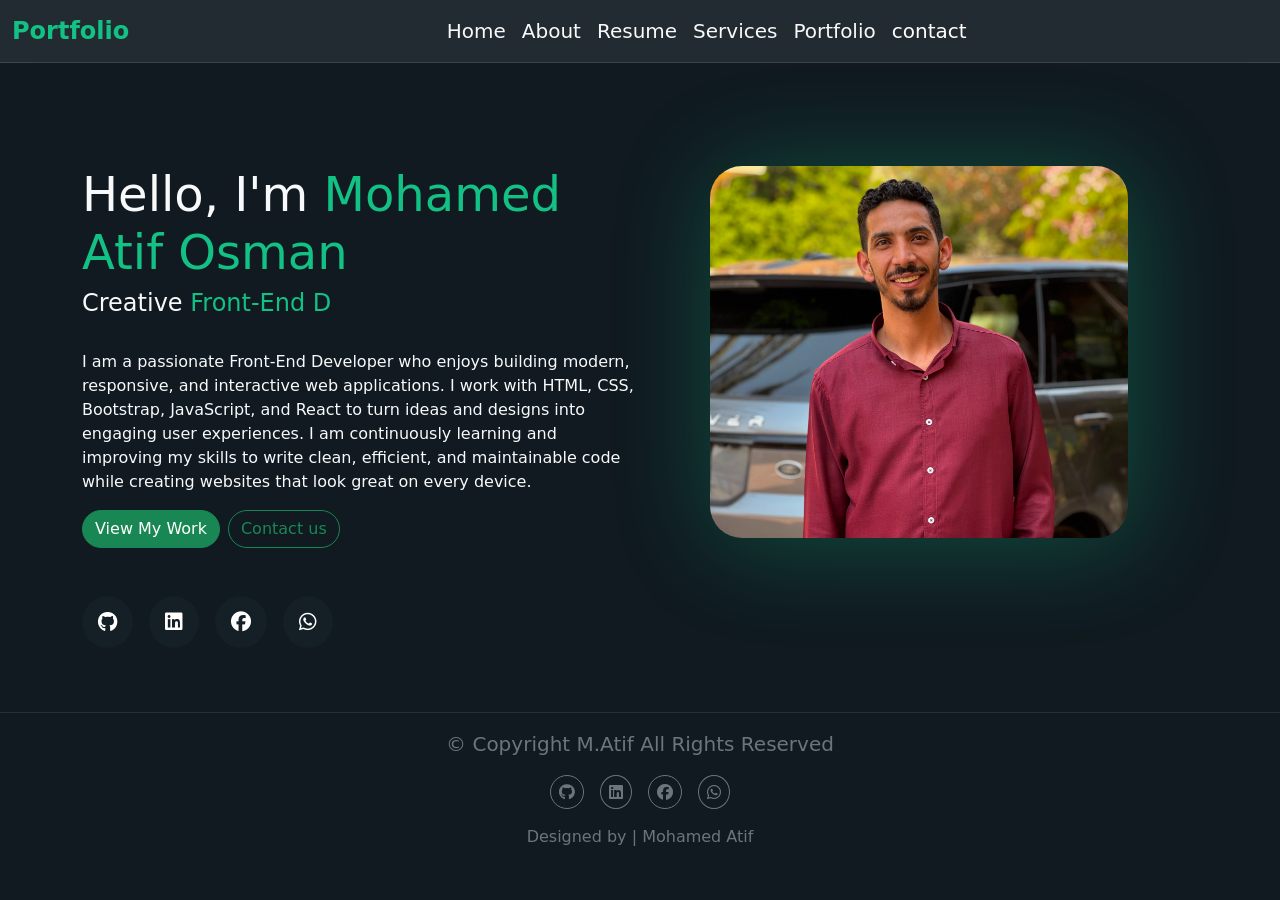
<file: index.html>
<!doctype html>
<html lang="en">
  <head>
    <meta charset="UTF-8" />
    <meta name="viewport" content="width=device-width, initial-scale=1.0" />
    <!-- AOS animate -->
    <link href="https://unpkg.com/aos@2.3.1/dist/aos.css" rel="stylesheet" />

    <link rel="stylesheet" href="css/all.min.css" />

    <!-- Bootstrap -->
    <link rel="stylesheet" href="css/bootstrap.min.css" />

    <!-- My CSS -->
    <link rel="stylesheet" href="css/index.css" />

    <title>Portfolio</title>
  </head>
  <body>
    <!-- strat nav -->
    <nav
      id="nav"
      class="fixed-top myNav navbar navbar-expand-lg"
      data-bs-theme="dark"
    >
      <div class="container-fluid">
        <a class="navbar-brand fs-4 fw-bold my-title" href="#">Portfolio</a>
        <button
          class="navbar-toggler bg-success"
          type="button"
          data-bs-toggle="collapse"
          data-bs-target="#navbarNavDropdown"
          aria-controls="navbarNavDropdown"
          aria-expanded="false"
          aria-label="Toggle navigation"
        >
          <span class="navbar-toggler-icon"></span>
        </button>
        <div
          class="collapse navbar-collapse justify-content-center"
          id="navbarNavDropdown"
        >
          <ul class="navbar-nav">
            <li class="nav-item">
              <a class="nav-link fs-5 my-link active" href="index.html">Home</a>
            </li>
            <li class="nav-item">
              <a class="nav-link fs-5 my-link active" href="about.html"
                >About</a
              >
            </li>
            <li class="nav-item">
              <a class="nav-link fs-5 my-link active" href="Resume.html">
                Resume</a
              >
            </li>
            <li class="nav-item">
              <a class="nav-link fs-5 my-link active" href="Services.html">
                Services</a
              >
            </li>
            <li class="nav-item">
              <a class="nav-link fs-5 my-link active" href="Portfolio.html">
                Portfolio</a
              >
            </li>
            <li class="nav-item">
              <a class="nav-link fs-5 my-link" href="contact.html"> contact</a>
            </li>
          </ul>
        </div>
      </div>
    </nav>
    <!-- End nav -->
    <!-- section one -->
    <div
      class="mt-5 container min-vh-75 d-flex justify-content-center flex-wrap-reverse text-light"
    >
      <div class="leftside col-12 col-md-6 d-flex flex-column mt-5">
        <div class="title" data-aos="fade-right" data-aos-duration="1000">
          <h1 class="text-light">Hello, I'm <span>Mohamed Atif Osman</span></h1>
        </div>
        <div data-aos="fade-left" data-aos-duration="1000">
          <h4>Creative <span id="typing"></span></h4>
        </div>

        <p class="mt-4" data-aos="fade-up" data-aos-duration="1000">
          I am a passionate Front-End Developer who enjoys building modern,
          responsive, and interactive web applications. I work with HTML, CSS,
          Bootstrap, JavaScript, and React to turn ideas and designs into
          engaging user experiences. I am continuously learning and improving my
          skills to write clean, efficient, and maintainable code while creating
          websites that look great on every device.
        </p>
        <div
          class="gap-2 d-flex flex-wrap justify-content-center justify-content-lg-start"
        >
          <button
            data-aos="fade-right"
            data-aos-duration="1000"
            class="btn btn-success rounded-5"
          >
            View My Work
          </button>
          <button
            data-aos="fade-left"
            data-aos-duration="1000"
            class="btn btn-outline-success rounded-5"
          >
            Contact us
          </button>
        </div>
        <!-- icone -->
        <div
          data-aos="fade-up"
          data-aos-duration="1000"
          class="myicone mt-5 d-flex gap-3 flex-wrap justify-content-center justify-content-lg-start"
        >
          <a href="https://github.com/Mohamed-Atif11">
            <i
              class="fa-brands fa-github fs-5 text-white p-3 mb-5 rounded-circle my-icone"
            ></i
          ></a>
          <a href="www.linkedin.com/in/mohamed-atif-447106274">
            <i
              class="fa-brands fa-linkedin fs-5 text-white p-3 mb-5 rounded-circle my-icone"
            ></i
          ></a>
          <a href="https://www.facebook.com/share/1GVoGWZfJ7/">
            <i
              class="fa-brands fa-facebook fs-5 text-white p-3 mb-5 rounded-circle my-icone"
            ></i
          ></a>
          <a href="https://wa.me/201555388872"
            ><i
              class="fa-brands fa-whatsapp fs-5 text-white p-3 mb-5 rounded-circle my-icone"
            ></i
          ></a>
        </div>
        <!--  -->
      </div>

      <div
        data-aos="zoom-in"
        data-aos-duration="1000"
        class="rightside col-12 col-md-6 mt-5"
      >
        <img
          src="img/myphoto.bmp"
          class="img-fluid rounded-5 w-75 mx-auto d-block my-photo"
          alt=""
        />
      </div>
    </div>
    <hr class="text-secondary" />
    <!-- end  -->
    <!--start footer -->
    <div
      data-aos="fade-up"
      data-aos-duration="1000"
      class="container d-flex flex-column align-items-center"
    >
      <div>
        <p class="text-secondary fs-5">
          © Copyright M.Atif All Rights Reserved
        </p>
      </div>
      <!-- icone -->
      <div
        class="myicone w-100 d-flex justify-content-center gap-3 align-items-center flex-wrap"
      >
        <a href="https://github.com/Mohamed-Atif11">
          <i
            class="fa-brands fa-github p-2 mb-3 rounded-circle my-icone-foter"
          ></i
        ></a>
        <a href="www.linkedin.com/in/mohamed-atif-447106274">
          <i
            class="fa-brands fa-linkedin p-2 mb-3 rounded-circle my-icone-foter"
          ></i
        ></a>
        <a href="https://www.facebook.com/share/1GVoGWZfJ7/">
          <i
            class="fa-brands fa-facebook p-2 mb-3 rounded-circle my-icone-foter"
          ></i
        ></a>
        <a href="https://wa.me/201555388872"
          ><i
            class="fa-brands fa-whatsapp p-2 mb-3 rounded-circle my-icone-foter"
          ></i
        ></a>
      </div>
      <div>
        <p class="text-secondary">Designed by | Mohamed Atif</p>
      </div>
    </div>
    <!-- end footer -->
    <script src="js/index.js"></script>
    <script src="js/bootstrap.bundle.min.js"></script>
    <script src="https://unpkg.com/aos@2.3.1/dist/aos.js"></script>
    <script>
      AOS.init();
    </script>
  </body>
</html>
</file>
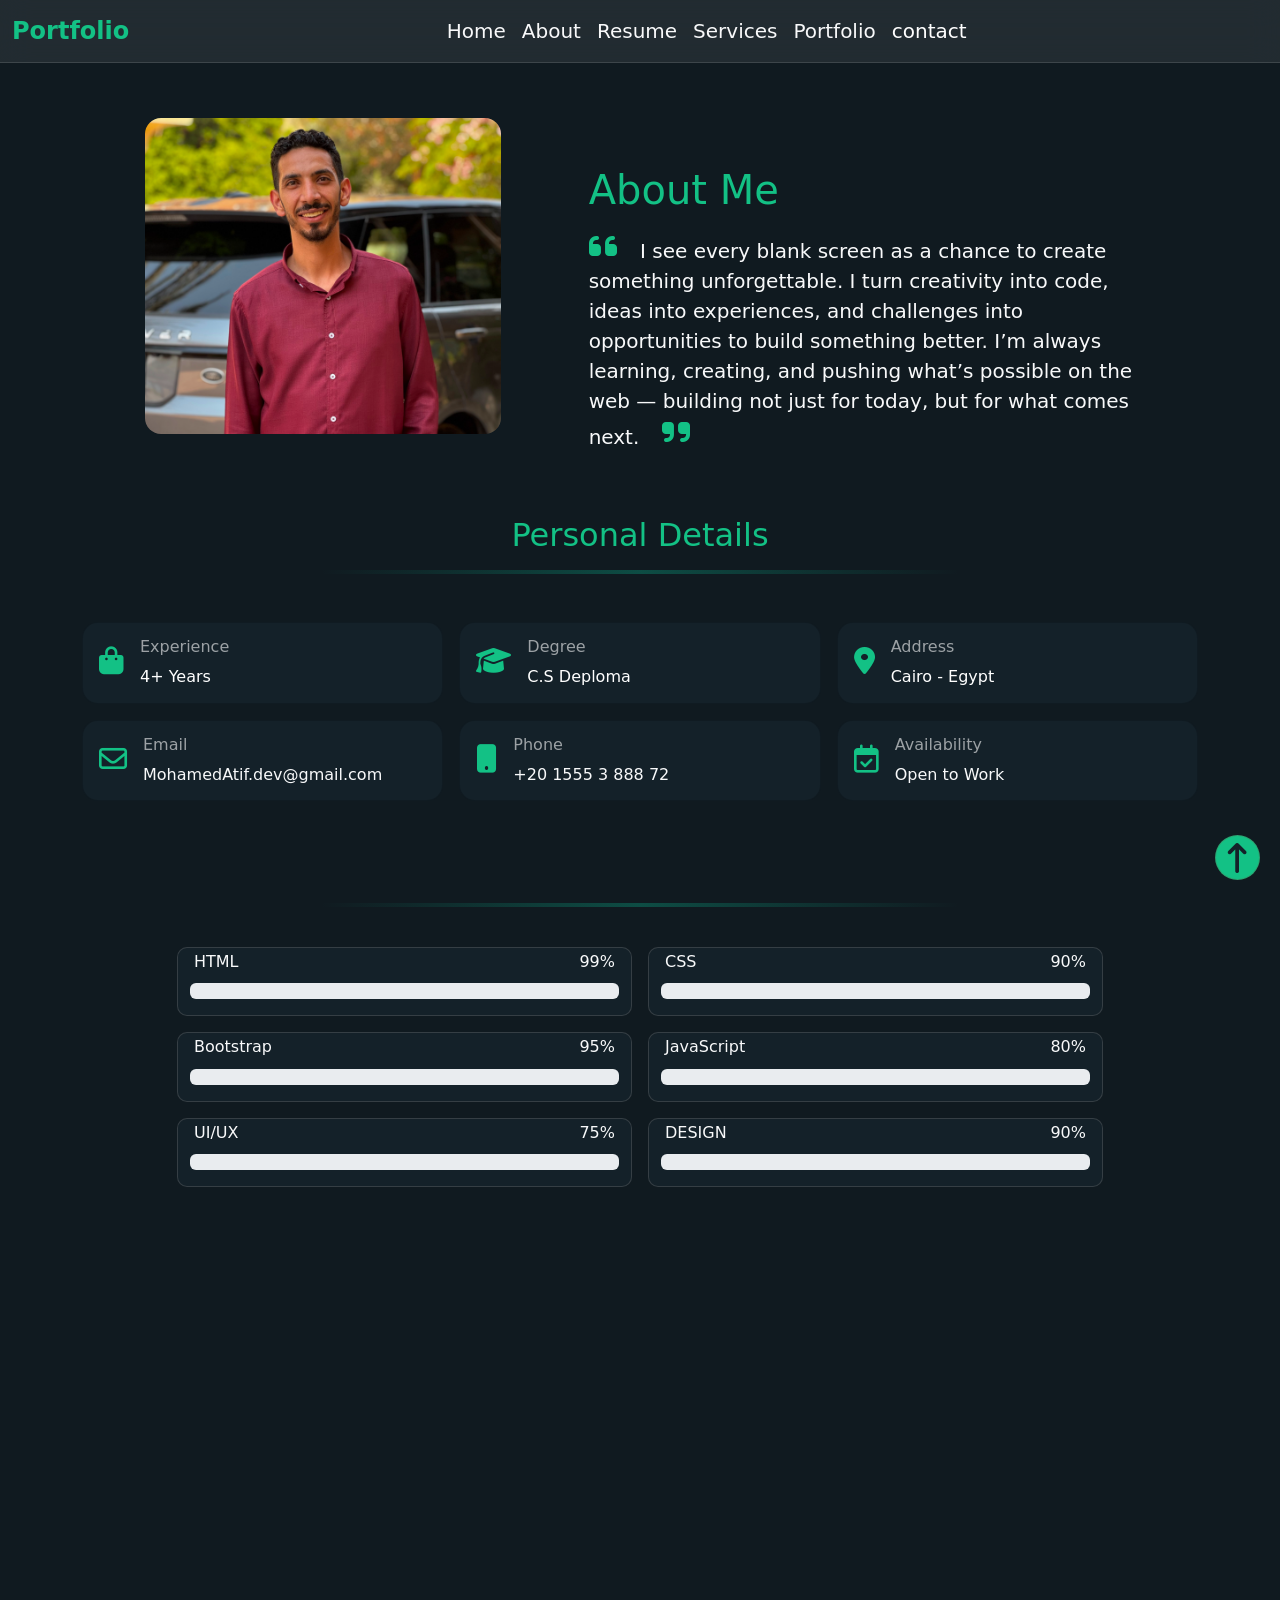
<file: about.html>
<!doctype html>
<html lang="en">
  <head>
    <meta charset="UTF-8" />
    <meta name="viewport" content="width=device-width, initial-scale=1.0" />
    <!-- AOS animate -->
    <link href="https://unpkg.com/aos@2.3.1/dist/aos.css" rel="stylesheet" />

    <link rel="stylesheet" href="css/all.min.css" />

    <!-- Bootstrap -->
    <link rel="stylesheet" href="css/bootstrap.min.css" />

    <!-- My CSS -->
    <link rel="stylesheet" href="css/index.css" />

    <title>Portfolio</title>
  </head>
  <body>
    <!-- strat nav -->
    <nav
      id="nav"
      class="fixed-top myNav navbar navbar-expand-lg"
      data-bs-theme="dark"
    >
      <div class="container-fluid">
        <a class="navbar-brand fs-4 fw-bold my-title" href="#">Portfolio</a>
        <button
          class="navbar-toggler bg-success"
          type="button"
          data-bs-toggle="collapse"
          data-bs-target="#navbarNavDropdown"
          aria-controls="navbarNavDropdown"
          aria-expanded="false"
          aria-label="Toggle navigation"
        >
          <span class="navbar-toggler-icon"></span>
        </button>
        <div
          class="collapse navbar-collapse justify-content-center"
          id="navbarNavDropdown"
        >
          <ul class="navbar-nav">
            <li class="nav-item">
              <a class="nav-link fs-5 my-link active" href="index.html">Home</a>
            </li>
            <li class="nav-item">
              <a class="nav-link fs-5 my-link active" href="about.html"
                >About</a
              >
            </li>
            <li class="nav-item">
              <a class="nav-link fs-5 my-link active" href="Resume.html">
                Resume</a
              >
            </li>
            <li class="nav-item">
              <a class="nav-link fs-5 my-link active" href="Services.html">
                Services</a
              >
            </li>
            <li class="nav-item">
              <a class="nav-link fs-5 my-link active" href="Portfolio.html">
                Portfolio</a
              >
            </li>
            <li class="nav-item">
              <a class="nav-link fs-5 my-link" href="contact.html"> contact</a>
            </li>
          </ul>
        </div>
      </div>
    </nav>
    <!-- End nav -->
    <!-- up-icone -->
    <div>
      <a href="#nav">
        <i
          class="fa-solid fa-arrow-up-long icon-up d-flex justify-content-center align-items-center"
        ></i
      ></a>
    </div>

    <!--start About -->
    <!-- section About -->
    <div class="mt-5 container text-light text-center">
      <div class="row d-flex justify-content-evenly">
        <div
          data-aos="fade-right"
          data-aos-duration="1000"
          class="col-12 col-lg-4"
        >
          <img
            src="/img/myphoto.bmp"
            alt="my-photo"
            class="img-fluid rounded-4"
          />
        </div>
        <div
          data-aos="fade-right"
          data-aos-duration="1000"
          class="col-12 col-md-6 text-start"
        >
          <h2 class="fs-1 mb-3 text-start mt-5 title">About Me</h2>
          <p class="fs-5">
            <i class="fa-solid fa-quote-left title fs-2 me-3"></i> I see every
            blank screen as a chance to create something unforgettable. I turn
            creativity into code, ideas into experiences, and challenges into
            opportunities to build something better. I’m always learning,
            creating, and pushing what’s possible on the web — building not just
            for today, but for what comes next.
            <i class="fa-solid fa-quote-right title fs-2 ms-3"></i>
          </p>
        </div>
      </div>
    </div>
    <!--  -->
    <div class="text-center text-white mt-5">
      <h2 data-aos="fade-up" data-aos-duration="1000" class="title">
        Personal Details
      </h2>
      <div>
        <hr class="opacity-25 break" />
      </div>
    </div>
    <div class="container mb-5 mt-5">
      <div class="row g-3">
        <!-- card-1 -->
        <div
          data-aos="fade-up"
          data-aos-duration="1000"
          class="col-12 col-lg-4"
        >
          <div class="card card-info-about rounded-4 text-white">
            <div class="card-body">
              <div class="d-flex gap-3">
                <h6 class="card-title">
                  <i
                    class="fa-solid fa-bag-shopping fs-3 mt-2 Details-icon"
                  ></i>
                </h6>
                <div>
                  <p class="card-subtitle mb-2 address-card">Experience</p>
                  <h6 class="card-text">4+ Years</h6>
                </div>
              </div>
            </div>
          </div>
        </div>
        <!-- card-2 -->
        <div
          data-aos="fade-up"
          data-aos-duration="1000"
          class="col-12 col-lg-4"
        >
          <div class="card card-info-about rounded-4 text-white">
            <div class="card-body">
              <div class="d-flex gap-3">
                <h6 class="card-title">
                  <i
                    class="fa-solid fa-graduation-cap fs-3 mt-2 Details-icon"
                  ></i>
                </h6>
                <div>
                  <p class="card-subtitle mb-2 address-card">Degree</p>
                  <h6 class="card-text">C.S Deploma</h6>
                </div>
              </div>
            </div>
          </div>
        </div>
        <!-- card-3 -->
        <div
          data-aos="fade-up"
          data-aos-duration="1000"
          class="col-12 col-lg-4"
        >
          <div class="card card-info-about rounded-4 text-white">
            <div class="card-body">
              <div class="d-flex gap-3">
                <h6 class="card-title">
                  <i
                    class="fa-solid fa-location-dot fs-3 mt-2 Details-icon"
                  ></i>
                </h6>
                <div>
                  <p class="card-subtitle mb-2 address-card">Address</p>
                  <h6 class="card-text">Cairo - Egypt</h6>
                </div>
              </div>
            </div>
          </div>
        </div>
        <!-- card-4 -->
        <div
          data-aos="fade-up"
          data-aos-duration="1000"
          class="col-12 col-lg-4"
        >
          <div class="card card-info-about rounded-4 text-light">
            <div class="card-body">
              <div class="d-flex gap-3">
                <h6 class="card-title">
                  <i class="fa-regular fa-envelope fs-3 mt-2 Details-icon"></i>
                </h6>
                <div>
                  <p class="card-subtitle mb-2 address-card">Email</p>
                  <h6 class="card-text">MohamedAtif.dev@gmail.com</h6>
                </div>
              </div>
            </div>
          </div>
        </div>
        <!-- card-5 -->
        <div
          data-aos="fade-up"
          data-aos-duration="1000"
          class="col-12 col-lg-4"
        >
          <div class="card card-info-about rounded-4 text-light">
            <div class="card-body">
              <div class="d-flex gap-3">
                <h6 class="card-title">
                  <i
                    class="fa-solid fa-mobile-button fs-3 mt-2 Details-icon"
                  ></i>
                </h6>
                <div>
                  <p class="card-subtitle mb-2 address-card">Phone</p>
                  <h6 class="card-text">+20 1555 3 888 72</h6>
                </div>
              </div>
            </div>
          </div>
        </div>
        <!-- card-6 -->
        <div
          data-aos="fade-up"
          data-aos-duration="1000"
          class="col-12 col-lg-4"
        >
          <div class="card card-info-about rounded-4 text-light">
            <div class="card-body">
              <div class="d-flex gap-3">
                <h6 class="card-title">
                  <i
                    class="fa-regular fa-calendar-check fs-3 mt-2 Details-icon"
                  ></i>
                </h6>
                <div>
                  <p class="card-subtitle mb-2 address-card">Availability</p>
                  <h6 class="card-text">Open to Work</h6>
                </div>
              </div>
            </div>
          </div>
        </div>
        <!-- end -->
      </div>
    </div>
    <!--  -->
    <!-- Technical Proficienc -->
    <h2
      data-aos="fade-up"
      data-aos-duration="1000"
      class="text-center mb-3 mt-3 title"
    >
      My Skills
    </h2>
    <hr class="opacity-25 break" />
    <div class="container mt-3">
      <div class="row justify-content-center p-4 gap-3">
        <!-- HTML -->
        <div class="col-12 col-lg-5 skills-card">
          <div class="text-light d-flex justify-content-between p-1">
            <h6>HTML</h6>
            <h6>99%</h6>
          </div>
          <div
            class="progress mb-3"
            role="progressbar"
            aria-label="Basic example"
            aria-valuenow="0"
            aria-valuemin="0"
            aria-valuemax="100"
          >
            <div
              data-aos="fade-right"
              data-aos-duration="2000"
              class="progress-bar"
              style="width: 99%"
            ></div>
          </div>
        </div>
        <!-- CSS -->
        <div class="col-12 col-lg-5 skills-card">
          <div class="text-light d-flex justify-content-between p-1">
            <h6>CSS</h6>
            <h6>90%</h6>
          </div>
          <div
            class="progress mb-3"
            role="progressbar"
            aria-label="Basic example"
            aria-valuenow="0"
            aria-valuemin="0"
            aria-valuemax="100"
          >
            <div
              data-aos="fade-right"
              data-aos-duration="2000"
              class="progress-bar"
              style="width: 90%"
            ></div>
          </div>
        </div>
        <!-- Bootstrap -->
        <div class="col-12 col-lg-5 skills-card">
          <div class="text-light d-flex justify-content-between p-1">
            <h6>Bootstrap</h6>
            <h6>95%</h6>
          </div>
          <div
            class="progress mb-3"
            role="progressbar"
            aria-label="Basic example"
            aria-valuenow="0"
            aria-valuemin="0"
            aria-valuemax="100"
          >
            <div
              data-aos="fade-right"
              data-aos-duration="2000"
              class="progress-bar"
              style="width: 95%"
            ></div>
          </div>
        </div>
        <!-- JavaScript -->
        <div class="col-12 col-lg-5 skills-card">
          <div class="text-light d-flex justify-content-between p-1">
            <h6>JavaScript</h6>
            <h6>80%</h6>
          </div>
          <div
            class="progress mb-3"
            role="progressbar"
            aria-label="Basic example"
            aria-valuenow="0"
            aria-valuemin="0"
            aria-valuemax="100"
          >
            <div
              data-aos="fade-right"
              data-aos-duration="2000"
              class="progress-bar"
              style="width: 80%"
            ></div>
          </div>
        </div>
        <!-- UI/UX -->
        <div class="col-12 col-lg-5 skills-card">
          <div class="text-light d-flex justify-content-between p-1">
            <h6>UI/UX</h6>
            <h6>75%</h6>
          </div>
          <div
            class="progress mb-3"
            role="progressbar"
            aria-label="Basic example"
            aria-valuenow="0"
            aria-valuemin="0"
            aria-valuemax="100"
          >
            <div
              data-aos="fade-right"
              data-aos-duration="2000"
              class="progress-bar"
              style="width: 75%"
            ></div>
          </div>
        </div>
        <!-- design -->
        <div class="col-12 col-lg-5 skills-card">
          <div class="text-light d-flex justify-content-between p-1">
            <h6>DESIGN</h6>
            <h6>90%</h6>
          </div>
          <div
            class="progress mb-3"
            role="progressbar"
            aria-label="Basic example"
            aria-valuenow="0"
            aria-valuemin="0"
            aria-valuemax="100"
          >
            <div
              data-aos="fade-right"
              data-aos-duration="2000"
              class="progress-bar"
              style="width: 90%"
            ></div>
          </div>
        </div>
      </div>
    </div>
    <!-- section 2 -->
    <div class="container mt-5 mb-5">
      <div class="row g-3">
        <!-- 1 -->
        <div data-aos="fade-up" data-aos-duration="1000" class="col-6 col-lg-3">
          <div class="work-card card position-relative text-white">
            <i
              class="fa-regular fa-face-grin position-absolute top-0 start-50 translate-middle fs-3 p-2 rounded-5 work-icone"
            ></i>
            <div class="card-body text-center mt-3">
              <h2 class="card-title text-secondary">232</h2>
              <p class="card-text">Happy Clients</p>
            </div>
          </div>
        </div>
        <!-- 2 -->
        <div data-aos="fade-up" data-aos-duration="1000" class="col-6 col-lg-3">
          <div class="work-card card position-relative text-white">
            <i
              class="fa-solid fa-list-check position-absolute top-0 start-50 translate-middle fs-3 p-2 rounded-5 work-icone"
            ></i>

            <div class="card-body text-center mt-3">
              <h2 class="card-title text-secondary">20</h2>
              <p class="card-text">Project</p>
            </div>
          </div>
        </div>
        <!-- 3 -->
        <div data-aos="fade-up" data-aos-duration="1000" class="col-6 col-lg-3">
          <div class="work-card card position-relative text-white">
            <i
              class="fa-solid fa-headset position-absolute top-0 start-50 translate-middle fs-3 p-2 rounded-5 work-icone"
            ></i>
            <div class="card-body text-center mt-3">
              <h2 class="card-title text-secondary">20</h2>
              <p class="card-text">Hours Of Support</p>
            </div>
          </div>
        </div>
        <!-- 4 -->
        <div data-aos="fade-up" data-aos-duration="1000" class="col-6 col-lg-3">
          <div class="work-card card position-relative text-white">
            <i
              class="fa-solid fa-user position-absolute top-0 start-50 translate-middle fs-3 p-2 rounded-5 work-icone"
            ></i>
            <div class="card-body text-center mt-3">
              <h2 class="card-title text-secondary">15</h2>
              <p class="card-text">Hard Workers</p>
            </div>
          </div>
        </div>
        <!-- end -->
      </div>
    </div>
    <div class="container">
      <div
        data-aos="zoom-in"
        data-aos-duration="1000"
        class="row justify-content-center text-center"
      >
        <div class="col-10 col-lg-6">
          <p class="text-p fs-3">
            <i class="fa-solid fa-quote-left title fs-2 me-2"></i> I believe
            great websites are built with clean code, thoughtful design, and
            attention to every detail.
            <i class="fa-solid fa-quote-right title fs-2 ms-2"></i>
          </p>
          <hr class="opacity-25 break" />
        </div>
      </div>
    </div>

    <div class="container mt-5 mb-5">
      <!--  -->
      <div class="row gap-3 justify-content-center">
        <div
          data-aos="fade-right"
          data-aos-duration="1000"
          class="col-12 col-lg-2 text-white skills-card rounded-5 p-2"
        >
          <div class="d-flex justify-content-center align-items-center">
            <i class="fa-solid fa-laptop-code icon"></i>

            <h6 class="ms-2 mt-2">Clean Code</h6>
          </div>
        </div>
        <!--  -->
        <div
          data-aos="fade-left"
          data-aos-duration="1000"
          class="col-12 col-lg-2 text-white skills-card rounded-5 p-2"
        >
          <div class="d-flex justify-content-center align-items-center">
            <i class="fa-solid fa-layer-group icon"></i>
            <h6 class="ms-2 mt-2">Responsive Design</h6>
          </div>
        </div>
        <!--  -->
        <div
          data-aos="fade-right"
          data-aos-duration="1000"
          class="col-12 col-lg-2 text-white skills-card rounded-5 p-2"
        >
          <div class="d-flex justify-content-center align-items-center">
            <i class="fa-solid fa-bug icon"></i>
            <h6 class="ms-2 mt-2">Problem Solving</h6>
          </div>
        </div>
        <div
          data-aos="fade-left"
          data-aos-duration="1000"
          class="col-12 col-lg-2 text-white skills-card rounded-5 p-2"
        >
          <div class="d-flex justify-content-center align-items-center">
            <i class="fa-solid fa-medal icon"></i>
            <h6 class="ms-2 mt-2">Always Learning</h6>
          </div>
        </div>
      </div>
    </div>
    <hr class="w-100 text-secondary" />
    <!--start footer -->
    <div
      data-aos="fade-up"
      data-aos-duration="1000"
      class="container d-flex flex-column align-items-center"
    >
      <div>
        <p class="text-secondary fs-5">
          © Copyright M.Atif All Rights Reserved
        </p>
      </div>
      <!-- icone -->
      <div
        class="myicone w-100 d-flex justify-content-center gap-3 align-items-center flex-wrap"
      >
        <a href="https://github.com/Mohamed-Atif11">
          <i
            class="fa-brands fa-github p-2 mb-3 rounded-circle my-icone-foter"
          ></i
        ></a>
        <a href="www.linkedin.com/in/mohamed-atif-447106274">
          <i
            class="fa-brands fa-linkedin p-2 mb-3 rounded-circle my-icone-foter"
          ></i
        ></a>
        <a href="https://www.facebook.com/share/1GVoGWZfJ7/">
          <i
            class="fa-brands fa-facebook p-2 mb-3 rounded-circle my-icone-foter"
          ></i
        ></a>
        <a href="https://wa.me/201555388872"
          ><i
            class="fa-brands fa-whatsapp p-2 mb-3 rounded-circle my-icone-foter"
          ></i
        ></a>
      </div>
      <div>
        <p class="text-secondary">Designed by | Mohamed Atif</p>
      </div>
    </div>
    <!-- end footer -->
    <script src="js/index.js"></script>
    <script src="js/bootstrap.bundle.min.js"></script>
    <script src="https://unpkg.com/aos@2.3.1/dist/aos.js"></script>
    <script>
      AOS.init();
    </script>
  </body>
</html>
</file>
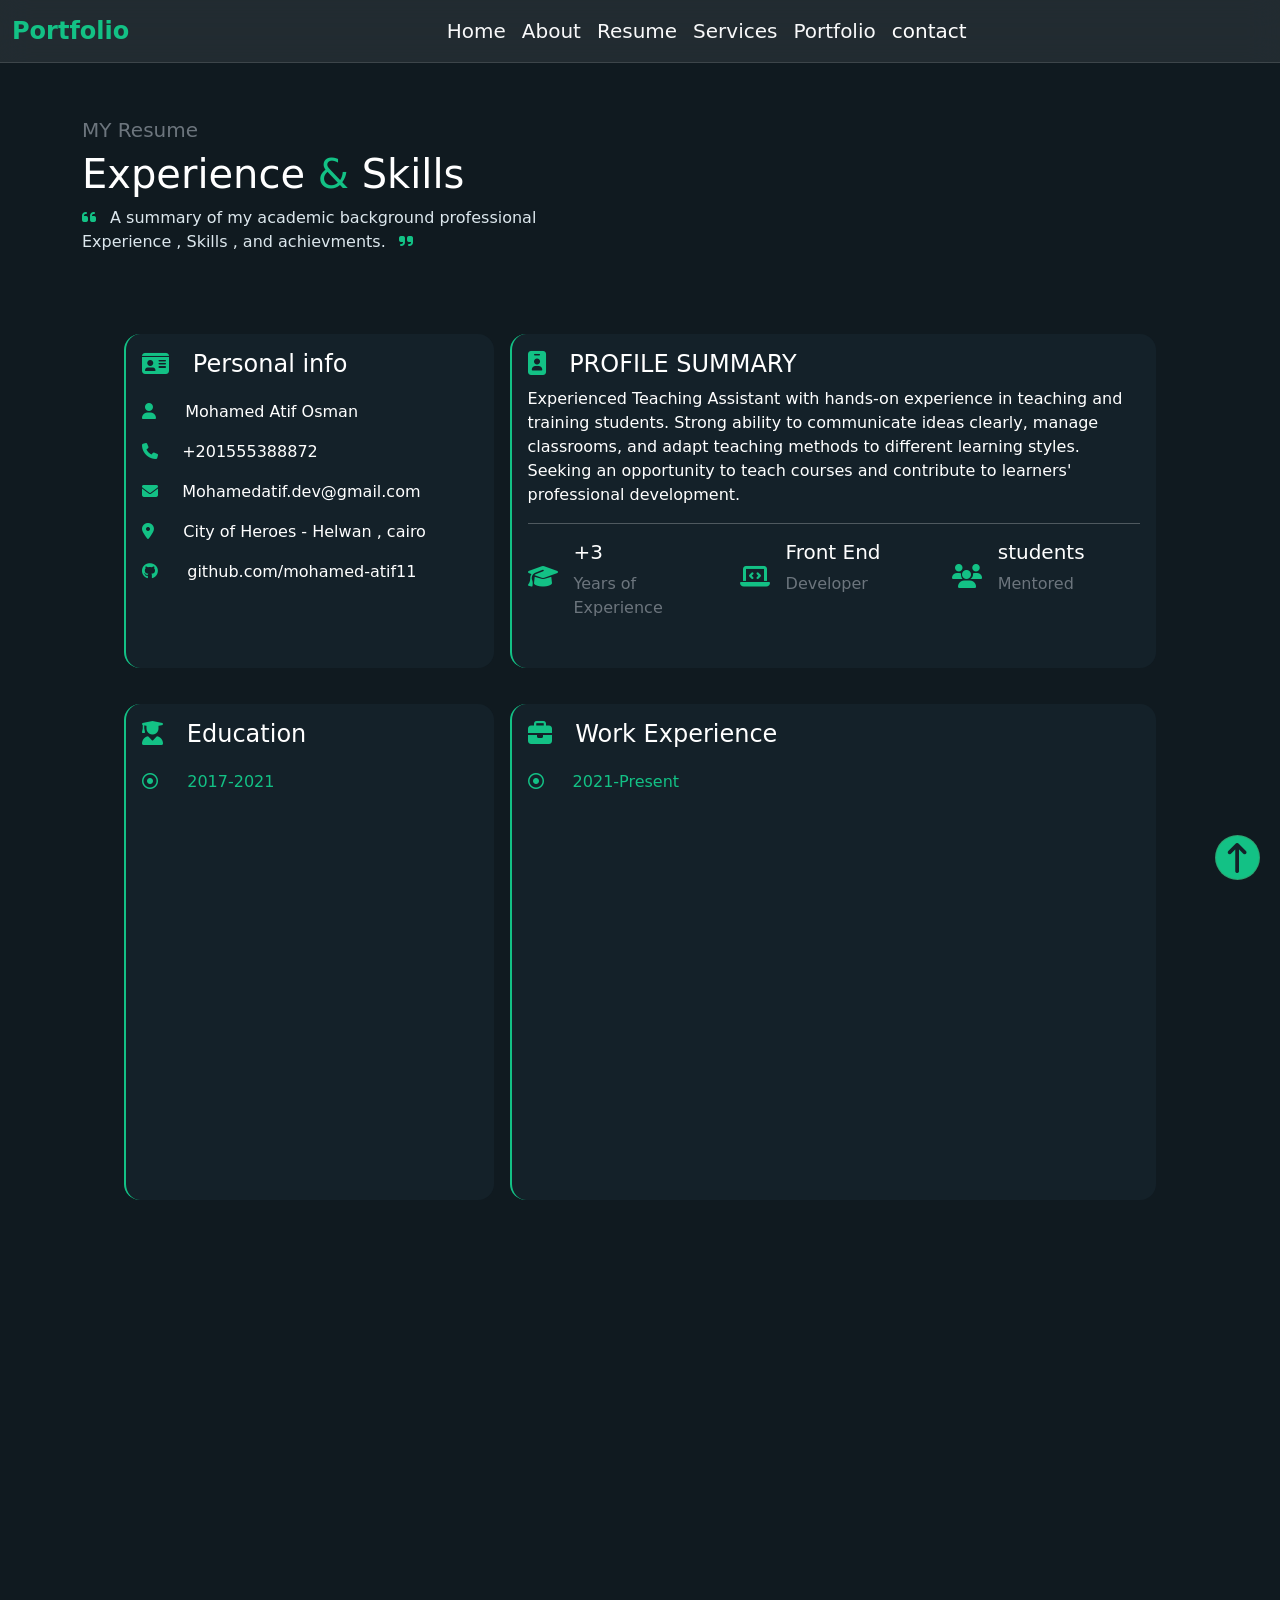
<file: Resume.html>
<!doctype html>
<html lang="en">
  <head>
    <meta charset="UTF-8" />
    <meta name="viewport" content="width=device-width, initial-scale=1.0" />
    <!-- AOS animate -->
    <link href="https://unpkg.com/aos@2.3.1/dist/aos.css" rel="stylesheet" />

    <link rel="stylesheet" href="css/all.min.css" />

    <!-- Bootstrap -->
    <link rel="stylesheet" href="css/bootstrap.min.css" />

    <!-- My CSS -->
    <link rel="stylesheet" href="css/index.css" />

    <title>Portfolio</title>
  </head>
  <body>
    <!-- strat nav -->

    <nav id="myNav" class="myNav navbar navbar-expand-lg" data-bs-theme="dark">
      <div class="container-fluid">
        <a class="navbar-brand fs-4 fw-bold my-title" href="#">Portfolio</a>
        <button
          class="navbar-toggler bg-success"
          type="button"
          data-bs-toggle="collapse"
          data-bs-target="#navbarNavDropdown"
          aria-controls="navbarNavDropdown"
          aria-expanded="false"
          aria-label="Toggle navigation"
        >
          <span class="navbar-toggler-icon"></span>
        </button>
        <div
          class="collapse navbar-collapse justify-content-center"
          id="navbarNavDropdown"
        >
          <ul class="navbar-nav">
            <li class="nav-item">
              <a class="nav-link fs-5 my-link active" href="index.html">Home</a>
            </li>
            <li class="nav-item">
              <a class="nav-link fs-5 my-link active" href="about.html"
                >About</a
              >
            </li>
            <li class="nav-item">
              <a class="nav-link fs-5 my-link active" href="Resume.html">
                Resume</a
              >
            </li>
            <li class="nav-item">
              <a class="nav-link fs-5 my-link active" href="Services.html">
                Services</a
              >
            </li>
            <li class="nav-item">
              <a class="nav-link fs-5 my-link active" href="Portfolio.html">
                Portfolio</a
              >
            </li>
            <li class="nav-item">
              <a class="nav-link fs-5 my-link" href="contact.html"> contact</a>
            </li>
          </ul>
        </div>
      </div>
    </nav>
    <!-- End nav -->

    <!-- End nav -->
    <!-- up-icone -->
    <div>
      <a href="#myNav">
        <i
          class="fa-solid fa-arrow-up-long icon-up d-flex justify-content-center align-items-center"
        ></i
      ></a>
    </div>
    <!-- strat resume -->
    <div class="container" data-aos="fade-left" data-aos-duration="700">
      <div class="rounded-5 row justify-content-start mt-5 mb-5">
        <div class="col-12 col-lg-7">
          <h5 class="text-secondary">MY Resume</h5>
        </div>
        <div class="col-12 col-lg-7">
          <h1 class="text-white">Experience <span>&</span> Skills</h1>
        </div>
        <div class="col-12 col-lg-6">
          <p class="text-p">
            <i class="fa-solid fa-quote-left title me-2"></i> A summary of my
            academic background professional Experience , Skills , and
            achievments.
            <i class="fa-solid fa-quote-right title ms-2"></i>
          </p>
        </div>
      </div>
    </div>

    <!-- first  -->
    <div class="container mb-1 text-white">
      <div class="row gap-3 justify-content-center p-3">
        <div
          data-aos="fade-right"
          data-aos-duration="700"
          class="col-12 col-lg-4 p-3 section-one-info rounded-4"
        >
          <h4 data-aos="fade-right" data-aos-duration="700">
            <i class="fa-solid fa-id-card me-3 icone-resume"></i>
            Personal info
          </h4>
          <div data-aos="fade-up" data-aos-duration="700">
            <p>
              <i class="fa-solid fa-user me-4 mt-3 icone-resume"></i> Mohamed
              Atif Osman
            </p>
            <p>
              <i class="fa-solid fa-phone me-4 icone-resume"></i>+201555388872
            </p>
            <p>
              <i class="fa-solid fa-envelope me-4 icone-resume"></i
              >Mohamedatif.dev@gmail.com
            </p>
            <p>
              <i class="fa-solid fa-location-dot me-4 icone-resume"></i> City of
              Heroes - Helwan , cairo
            </p>
            <p>
              <i class="fa-brands fa-github me-4 icone-resume"></i>
              github.com/mohamed-atif11
            </p>
          </div>
        </div>
        <!-- right side -->
        <div
          data-aos="fade-left"
          data-aos-duration="700"
          class="col-12 col-lg-7 p-3 section-one-info rounded-4"
        >
          <h4 data-aos="fade-left" data-aos-duration="700">
            <i class="fa-solid fa-id-badge me-3 icone-resume"></i>
            PROFILE SUMMARY
          </h4>

          <p data-aos="fade-up" data-aos-duration="700">
            Experienced Teaching Assistant with hands-on experience in teaching
            and training students. Strong ability to communicate ideas clearly,
            manage classrooms, and adapt teaching methods to different learning
            styles. Seeking an opportunity to teach courses and contribute to
            learners' professional development.
          </p>
          <hr />
          <div data-aos="fade-up" data-aos-duration="700" class="row mb-3">
            <!-- 1 -->
            <div class="col-12 col-lg-4">
              <div class="d-flex">
                <i
                  class="fa-solid fa-graduation-cap mt-4 me-3 fs-4 icone-resume"
                ></i>
                <div class="d-flex flex-column justify-content-start">
                  <h5>+3</h5>
                  <p class="text-secondary">Years of Experience</p>
                </div>
              </div>
            </div>
            <!-- 2 -->
            <div class="col-12 col-lg-4">
              <div class="d-flex">
                <i
                  class="fa-solid fa-laptop-code mt-4 me-3 fs-4 icone-resume"
                ></i>

                <div class="d-flex flex-column justify-content-start">
                  <h5>Front End</h5>
                  <p class="text-secondary">Developer</p>
                </div>
              </div>
            </div>
            <!-- 3 -->
            <div class="col-12 col-lg-4">
              <div class="d-flex">
                <i class="fa-solid fa-users mt-4 me-3 fs-4 icone-resume"></i>
                <div class="d-flex flex-column justify-content-start">
                  <h5>students</h5>
                  <p class="text-secondary">Mentored</p>
                </div>
              </div>
            </div>
          </div>
        </div>
      </div>
    </div>
    <!--end fisrst  -->
    <div class="container text-white">
      <div class="row gap-3 justify-content-center p-3">
        <div
          data-aos="fade-right"
          data-aos-duration="700"
          class="col-12 col-lg-4 p-3 section-one-info rounded-4"
        >
          <h4 data-aos="fade-right" data-aos-duration="700">
            <i class="fa-solid fa-user-graduate me-3 icone-resume"></i>
            Education
          </h4>
          <div data-aos="fade-left" data-aos-duration="700">
            <p class="supTitle">
              <i class="fa-regular fa-circle-dot me-4 mt-3 icone-resume"></i>
              2017-2021
            </p>
            <div data-aos="fade-up" data-aos-duration="700" class="ms-5">
              <p>Bachelor's Degree in Management Information Systems</p>
              <h6 class="text-secondary">THEBES ACADMY</h6>
              <h6 class="text-secondary">GPA: 3.58 / 4.0</h6>
            </div>
          </div>
          <div data-aos="fade-left" data-aos-duration="700">
            <p class="supTitle">
              <i class="fa-regular fa-circle-dot me-4 mt-3 icone-resume"></i>
              2023-2025
            </p>
            <div data-aos="fade-up" data-aos-duration="700" class="ms-5">
              <p>DIPLOMA IN COMPUTER SCIENCE, CAIRO UNIVERSITY</p>
              <h6 class="text-secondary">THEBES ACADMY</h6>
              <h6 class="text-secondary">GPA: 3.58 / 4.0</h6>
            </div>
          </div>
        </div>
        <!--  Work Experience section -->
        <div class="col-12 col-lg-7 p-3 section-one-info rounded-4">
          <h4 data-aos="fade-left" data-aos-duration="700">
            <i class="fa-solid fa-briefcase me-3 icone-resume"></i>
            Work Experience
          </h4>
          <div>
            <p data-aos="fade-right" data-aos-duration="700" class="supTitle">
              <i class="fa-regular fa-circle-dot me-4 mt-3 icone-resume"></i>
              2021-Present
            </p>
            <div class="ms-5">
              <div data-aos="fade-up" data-aos-duration="700">
                <h6>Teaching Assistant</h6>
                <h6 class="text-secondary">Thebes Acadmy</h6>
              </div>

              <div data-aos="fade-left" data-aos-duration="700" class="d-flex">
                <i
                  data-aos="fade-up"
                  data-aos-duration="700"
                  class="fa-solid fa-circle-dot icone-resume mt-1 me-3"
                ></i>
                <p>
                  Assisted students in understanding programming fundamentals
                  and solving practical coding problems.
                </p>
              </div>
              <div data-aos="fade-left" data-aos-duration="700" class="d-flex">
                <i
                  data-aos="fade-up"
                  data-aos-duration="700"
                  class="fa-solid fa-circle-dot icone-resume mt-1 me-3"
                ></i>
                <p>
                  Supported students in HTML, CSS, Bootstrap, and JavaScript
                  through hands-on projects and exercises.
                </p>
              </div>
              <div data-aos="fade-left" data-aos-duration="700" class="d-flex">
                <i
                  data-aos="fade-up"
                  data-aos-duration="700"
                  class="fa-solid fa-circle-dot icone-resume mt-1 me-3"
                ></i>
                <p>
                  Guided students in building responsive and user-friendly web
                  interfaces.
                </p>
              </div>
              <div data-aos="fade-left" data-aos-duration="700" class="d-flex">
                <i
                  data-aos="fade-up"
                  data-aos-duration="700"
                  class="fa-solid fa-circle-dot icone-resume mt-1 me-3"
                ></i>
                <p>
                  Explained programming concepts and helped students improve
                  their problem-solving and debugging skills.
                </p>
              </div>
              <div data-aos="fade-left" data-aos-duration="700" class="d-flex">
                <i
                  data-aos="fade-up"
                  data-aos-duration="700"
                  class="fa-solid fa-circle-dot icone-resume mt-1 me-3"
                ></i>
                <p>
                  Reviewed students’ projects and provided feedback on code
                  structure, design, and functionality.
                </p>
              </div>
            </div>
          </div>
        </div>
      </div>
    </div>
    <!-- strat skills -->
    <!-- first  -->
    <div class="container mb-1 text-white">
      <div class="row gap-3 justify-content-center p-3">
        <div
          data-aos="fade-right"
          data-aos-duration="700"
          class="col-12 col-lg-4 p-3 section-one-info rounded-4"
        >
          <div class="col-12">
            <h4 data-aos="fade-right" data-aos-duration="700">
              <i class="fa-solid fa-award me-3 icone-resume"></i>
              Skills
            </h4>
          </div>
          <!-- html Skills -->
          <div class="row mt-5 mb-3">
            <div class="d-flex justify-content-between align-items-center">
              <div data-aos="fade-up" data-aos-duration="700" class="col-1">
                HTML
              </div>
              <div class="col-8">
                <div
                  class="progress"
                  role="progressbar"
                  aria-label="Success example"
                  aria-valuenow="25"
                  aria-valuemin="0"
                  aria-valuemax="100"
                >
                  <div
                    data-aos="fade-right"
                    data-aos-duration="700"
                    class="progress-bar fw-bold"
                    style="width: 95%"
                  >
                    95%
                  </div>
                </div>
              </div>
            </div>
          </div>
          <!-- Css Skills -->
          <div class="row mb-3">
            <div class="d-flex justify-content-between align-items-center">
              <div data-aos="fade-up" data-aos-duration="700" class="col-1">
                CSS
              </div>
              <div class="col-8">
                <div
                  class="progress"
                  role="progressbar"
                  aria-label="Success example"
                  aria-valuenow="25"
                  aria-valuemin="0"
                  aria-valuemax="100"
                >
                  <div
                    data-aos="fade-right"
                    data-aos-duration="700"
                    class="progress-bar fw-bold"
                    style="width: 90%"
                  >
                    90%
                  </div>
                </div>
              </div>
            </div>
          </div>
          <!-- bootstrap Skills -->
          <div class="row mb-3">
            <div class="d-flex justify-content-between align-items-center">
              <div data-aos="fade-up" data-aos-duration="700" class="col-1">
                Bootstrap
              </div>
              <div class="col-8">
                <div
                  class="progress"
                  role="progressbar"
                  aria-label="Success example"
                  aria-valuenow="25"
                  aria-valuemin="0"
                  aria-valuemax="100"
                >
                  <div
                    data-aos="fade-right"
                    data-aos-duration="700"
                    class="progress-bar fw-bold"
                    style="width: 95%"
                  >
                    95%
                  </div>
                </div>
              </div>
            </div>
          </div>
          <!-- js Skills -->
          <div class="row mb-3">
            <div class="d-flex justify-content-between align-items-center">
              <div data-aos="fade-up" data-aos-duration="700" class="col-1">
                JavaScript
              </div>
              <div class="col-8">
                <div
                  class="progress"
                  role="progressbar"
                  aria-label="Success example"
                  aria-valuenow="25"
                  aria-valuemin="0"
                  aria-valuemax="100"
                >
                  <div
                    data-aos="fade-right"
                    data-aos-duration="700"
                    class="progress-bar fw-bold"
                    style="width: 80%"
                  >
                    80%
                  </div>
                </div>
              </div>
            </div>
          </div>
          <!-- Proplem solving Skills -->
          <div class="row mb-3">
            <div class="d-flex justify-content-between align-items-center">
              <div data-aos="fade-up" data-aos-duration="700" class="col-4">
                Proplem solving
              </div>
              <div class="col-8">
                <div
                  class="progress"
                  role="progressbar"
                  aria-label="Success example"
                  aria-valuenow="25"
                  aria-valuemin="0"
                  aria-valuemax="100"
                >
                  <div
                    data-aos="fade-right"
                    data-aos-duration="700"
                    class="progress-bar fw-bold"
                    style="width: 80%"
                  >
                    80%
                  </div>
                </div>
              </div>
            </div>
          </div>
          <!-- Git & GitHub  -->
          <div class="row mb-3">
            <div class="d-flex justify-content-between align-items-center">
              <div data-aos="fade-up" data-aos-duration="700" class="col-4">
                Git & GitHub
              </div>
              <div class="col-8">
                <div
                  class="progress"
                  role="progressbar"
                  aria-label="Success example"
                  aria-valuenow="25"
                  aria-valuemin="0"
                  aria-valuemax="100"
                >
                  <div
                    data-aos="fade-right"
                    data-aos-duration="700"
                    class="progress-bar fw-bold"
                    style="width: 85%"
                  >
                    85%
                  </div>
                </div>
              </div>
            </div>
          </div>
          <!-- Responsive Design Skills -->
          <div class="row mb-3">
            <div class="d-flex justify-content-between align-items-center">
              <div data-aos="fade-up" data-aos-duration="700" class="col-4">
                <p>Respons Design</p>
              </div>
              <div class="col-8">
                <div
                  class="progress"
                  role="progressbar"
                  aria-label="Success example"
                  aria-valuenow="25"
                  aria-valuemin="0"
                  aria-valuemax="100"
                >
                  <div
                    data-aos="fade-right"
                    data-aos-duration="700"
                    class="progress-bar fw-bold"
                    style="width: 95%"
                  >
                    95%
                  </div>
                </div>
              </div>
            </div>
          </div>
        </div>
        <!-- rigth sied -->
        <div
          data-aos="fade-left"
          data-aos-duration="700"
          class="col-12 col-lg-7 p-3 section-one-info rounded-4"
        >
          <div class="d-flex justify-content-between align-items-center">
            <h4 data-aos="fade-left" data-aos-duration="700">
              <i class="fa-solid fa-code me-3 icone-resume"></i>
              Frontend Project
            </h4>
            <a href="">
              <button
                data-aos="fade-up"
                data-aos-duration="700"
                class="icone-project text-white fw-bold p-2 rounded-4"
              >
                view All
                <i
                  class="fa-solid fa-arrow-right icone-resume ms-2"
                ></i></button
            ></a>
          </div>

          <div class="row mt-5 g-1 justify-content-evenly align-items-center">
            <!-- card-1 -->
            <div
              data-aos="zoom-in-up"
              data-aos-duration="1000"
              class="col-12 col-lg-3 project-card p-2 rounded-3"
            >
              <div class="card card-broject">
                <img src="img/resume/swimming.bmp" class="card-img-top" />
                <div class="card-body">
                  <p class="card-title">swimming-pool</p>
                  <div
                    class="d-flex justify-content-between align-items-center"
                  >
                    <p class="card-text text-secondary">Front-End project</p>
                    <p>
                      <a href="https://swimming-pool-one.vercel.app/">
                        <i
                          class="fa-solid fa-arrow-up-right-from-square icone-resume"
                        ></i
                      ></a>
                    </p>
                  </div>
                </div>
              </div>
            </div>
            <!-- card-2 -->
            <div
              data-aos="zoom-in-up"
              data-aos-duration="1000"
              class="col-12 col-lg-3 project-card p-2 rounded-3"
            >
              <div class="card card-broject">
                <img src="img/resume/calculator.bmp " class="card-img-top" />
                <div class="card-body">
                  <p class="card-title">Calculator</p>
                  <div
                    class="d-flex justify-content-between align-items-center"
                  >
                    <p class="card-text text-secondary">Front-End project</p>
                    <p>
                      <a href="https://new-calc-five.vercel.app/">
                        <i
                          class="fa-solid fa-arrow-up-right-from-square icone-resume"
                        ></i
                      ></a>
                    </p>
                  </div>
                </div>
              </div>
            </div>
            <!-- card-3 -->
            <div
              data-aos="zoom-in-up"
              data-aos-duration="1000"
              class="col-12 col-lg-3 project-card p-2 rounded-3"
            >
              <div class="card card-broject">
                <img src="img/resume/golden.bmp" class="card-img-top" />
                <div class="card-body">
                  <p class="card-title">swimming-pool</p>
                  <div
                    class="d-flex justify-content-between align-items-center"
                  >
                    <p class="card-text text-secondary">Front-End project</p>
                    <p>
                      <a href="https://golden-shop-gilt.vercel.app/">
                        <i
                          class="fa-solid fa-arrow-up-right-from-square icone-resume"
                        ></i
                      ></a>
                    </p>
                  </div>
                </div>
              </div>
            </div>
          </div>
        </div>
      </div>
    </div>
    <!--  -->

    <!-- last section -->
    <div class="container mb-1 text-white">
      <div class="row gap-3 justify-content-center p-3">
        <div
          data-aos="fade-right"
          data-aos-duration="700"
          class="col-12 col-lg-4 p-3 section-one-info rounded-4"
        >
          <div class="col-12">
            <h4 data-aos="fade-right" data-aos-duration="700">
              <i class="fa-solid fa-globe me-3 icone-resume"></i>
              Language
            </h4>
          </div>
          <!-- html Skills -->
          <div class="row mt-5 mb-3">
            <div class="d-flex justify-content-evenly align-items-center">
              <div data-aos="fade-up" data-aos-duration="700" class="col-1">
                English
              </div>
              <div class="col-8">
                <div
                  class="progress"
                  role="progressbar"
                  aria-label="Success example"
                  aria-valuenow="25"
                  aria-valuemin="0"
                  aria-valuemax="100"
                >
                  <div
                    data-aos="fade-right"
                    data-aos-duration="700"
                    class="progress-bar fw-bold"
                    style="width: 70%"
                  >
                    70%
                  </div>
                </div>
              </div>
            </div>
          </div>
        </div>
        <!-- rigth sied -->
        <div
          data-aos="fade-left"
          data-aos-duration="700"
          class="col-12 col-lg-7 p-3 section-one-info contact-section rounded-4"
        >
          <div>
            <div data-aos="fade-left" data-aos-duration="700">
              <h2>Let’s Work <span>Together</span></h2>
              <p>
                Have a Project or an idea? Let’s bulid something great together.
              </p>
            </div>
          </div>
          <div class="row mt-5 justify-content-center align-items-center">
            <!-- card-1 -->
            <div
              data-aos="fade-right"
              data-aos-duration="700"
              class="col-lg-3 p-2"
            >
              <a href="mailto:mohamedatif.dev@gmail.com">
                <button class="btn w-100 btn-contact fw-bold rounded-5">
                  <i class="fa-solid fa-envelope icon-resume-contact me-2"></i>
                  contact me
                </button>
              </a>
            </div>
            <!-- card-2 -->
            <div
              data-aos="fade-up"
              data-aos-duration="700"
              class="col-lg-1 p-2 text-center"
            >
              <h5>Or</h5>
            </div>
            <!-- card-3 -->
            <div
              data-aos="fade-left"
              data-aos-duration="700"
              class="col-lg-3 p-2"
            >
              <a href="file/cv mohamed atif.pdf" download>
                <button
                  class="btn w-100 icon-btn-download text-light rounded-5"
                >
                  <i class="fa fa-download icone-resume me-2"></i> Download CV
                </button>
              </a>
            </div>
          </div>
        </div>
      </div>
    </div>
    <!-- end resume -->

    <!--start footer -->
    <div
      data-aos="fade-up"
      data-aos-duration="700"
      class="container d-flex flex-column align-items-center mt-5"
    >
      <div>
        <p class="text-secondary fs-5">
          © Copyright M.Atif All Rights Reserved
        </p>
      </div>
      <!-- icone -->
      <div
        class="myicone w-100 d-flex justify-content-center gap-3 align-items-center flex-wrap"
      >
        <a href="https://github.com/Mohamed-Atif11">
          <i
            class="fa-brands fa-github p-2 mb-3 rounded-circle my-icone-foter"
          ></i
        ></a>
        <a href="www.linkedin.com/in/mohamed-atif-447106274">
          <i
            class="fa-brands fa-linkedin p-2 mb-3 rounded-circle my-icone-foter"
          ></i
        ></a>
        <a href="https://www.facebook.com/share/1GVoGWZfJ7/">
          <i
            class="fa-brands fa-facebook p-2 mb-3 rounded-circle my-icone-foter"
          ></i
        ></a>
        <a href="https://wa.me/201555388872"
          ><i
            class="fa-brands fa-whatsapp p-2 mb-3 rounded-circle my-icone-foter"
          ></i
        ></a>
      </div>
      <div>
        <p class="text-secondary">Designed by | Mohamed Atif</p>
      </div>
    </div>
    <!-- end footer -->
    <script src="js/index.js"></script>
    <script src="js/bootstrap.bundle.min.js"></script>
    <script src="https://unpkg.com/aos@2.3.1/dist/aos.js"></script>
    <script>
      AOS.init();
    </script>
  </body>
</html>
</file>
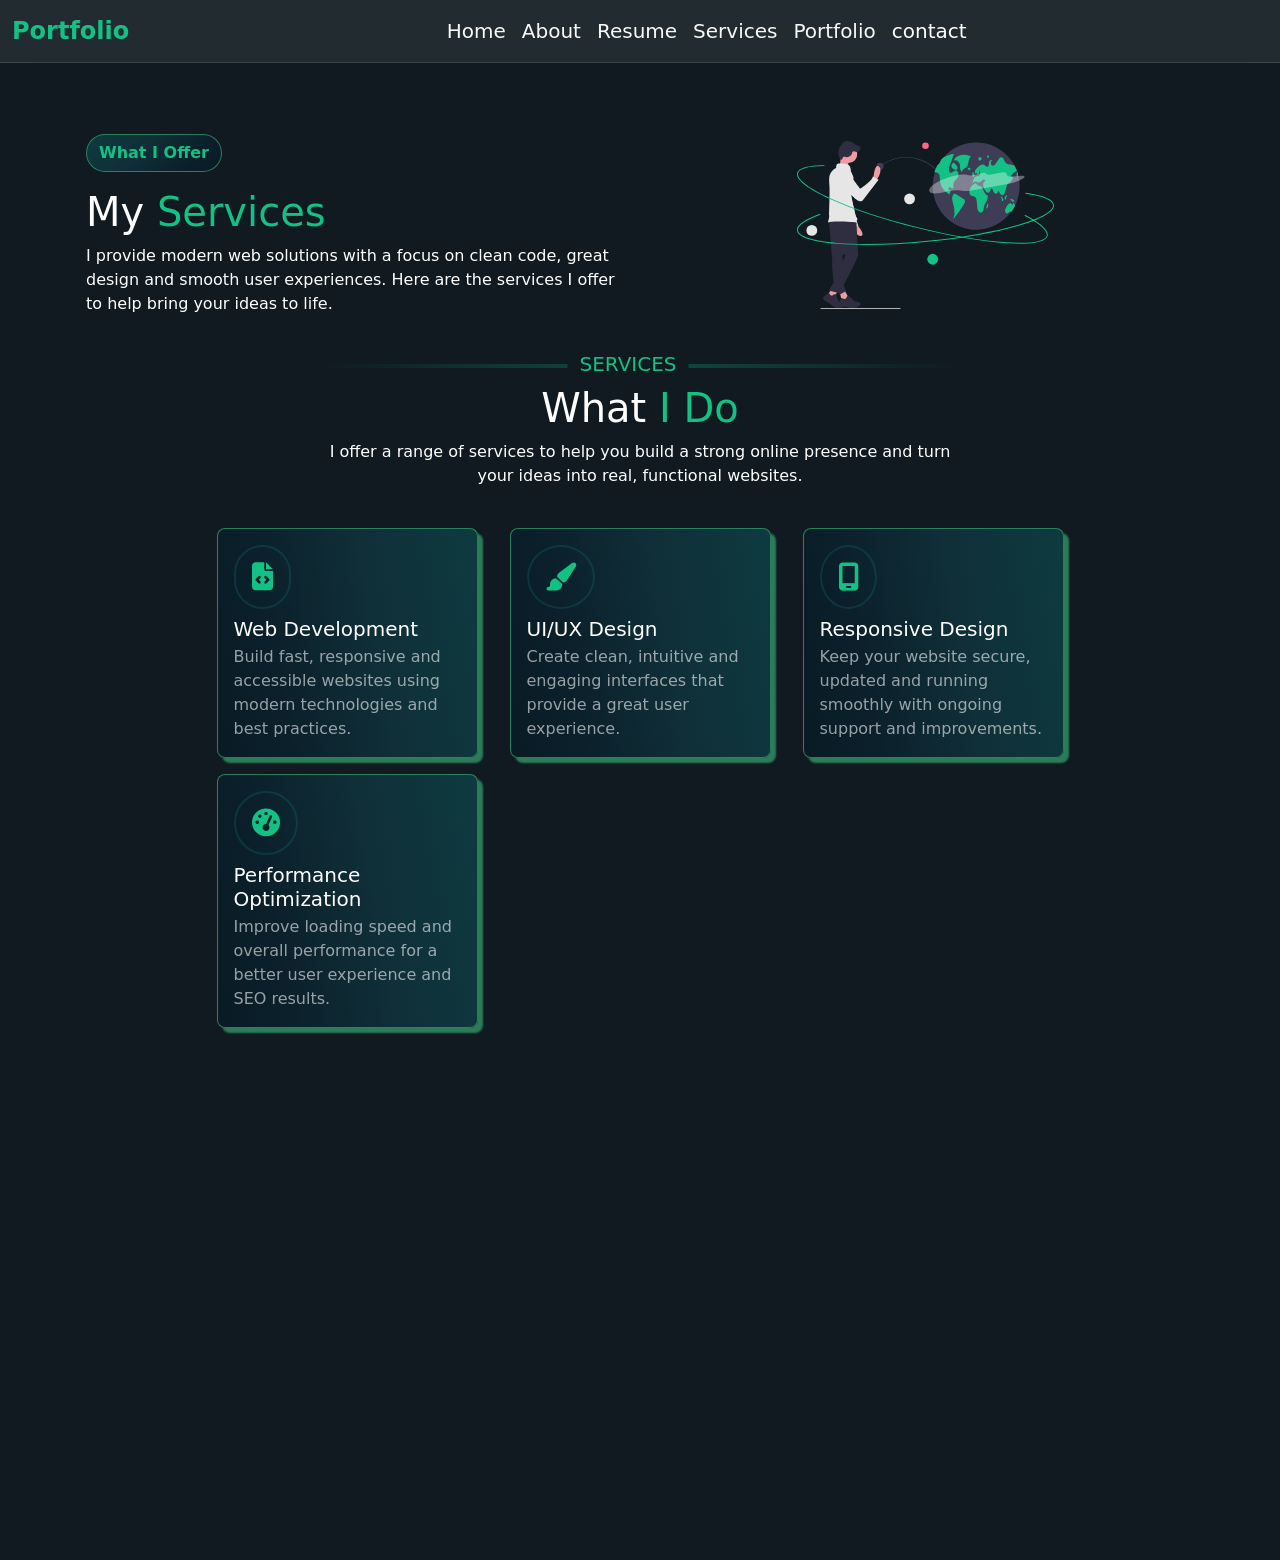
<file: Services.html>
<!doctype html>
<html lang="en">
  <head>
    <meta charset="UTF-8" />
    <meta name="viewport" content="width=device-width, initial-scale=1.0" />
    <!-- AOS animate -->
    <link href="https://unpkg.com/aos@2.3.1/dist/aos.css" rel="stylesheet" />

    <link rel="stylesheet" href="css/all.min.css" />

    <!-- Bootstrap -->
    <link rel="stylesheet" href="css/bootstrap.min.css" />

    <!-- My CSS -->
    <link rel="stylesheet" href="css/index.css" />

    <title>Portfolio</title>
  </head>
  <body>
    <!-- strat nav -->
    <nav
      id="nav"
      class="fixed-top myNav navbar navbar-expand-lg"
      data-bs-theme="dark"
    >
      <div class="container-fluid">
        <a class="navbar-brand fs-4 fw-bold my-title" href="#">Portfolio</a>
        <button
          class="navbar-toggler bg-success"
          type="button"
          data-bs-toggle="collapse"
          data-bs-target="#navbarNavDropdown"
          aria-controls="navbarNavDropdown"
          aria-expanded="false"
          aria-label="Toggle navigation"
        >
          <span class="navbar-toggler-icon"></span>
        </button>
        <div
          class="collapse navbar-collapse justify-content-center"
          id="navbarNavDropdown"
        >
          <ul class="navbar-nav">
            <li class="nav-item">
              <a class="nav-link fs-5 my-link active" href="index.html">Home</a>
            </li>
            <li class="nav-item">
              <a class="nav-link fs-5 my-link active" href="about.html"
                >About</a
              >
            </li>
            <li class="nav-item">
              <a class="nav-link fs-5 my-link active" href="Resume.html">
                Resume</a
              >
            </li>
            <li class="nav-item">
              <a class="nav-link fs-5 my-link active" href="Services.html">
                Services</a
              >
            </li>
            <li class="nav-item">
              <a class="nav-link fs-5 my-link active" href="Portfolio.html">
                Portfolio</a
              >
            </li>
            <li class="nav-item">
              <a class="nav-link fs-5 my-link" href="contact.html"> contact</a>
            </li>
          </ul>
        </div>
      </div>
    </nav>
    <!-- End nav -->
    <!-- first -->
    <div class="container mb-1 mt-5 text-white">
      <div
        class="row justify-content-center align-items-center P-4 img-services rounded-4"
      >
        <div
          data-aos="fade-right"
          data-aos-duration="700"
          class="col-12 col-lg-6 p-3"
        >
          <button
            class="btn rounded-5 my-btn-services fw-bold"
            data-aos="fade-right"
            data-aos-duration="700"
          >
            What I Offer
          </button>

          <div data-aos="fade-up" data-aos-duration="700">
            <div class="mt-3">
              <h1>My <span>Services</span></h1>
            </div>
            <div>
              <p>
                I provide modern web solutions with a focus on clean code, great
                design and smooth user experiences. Here are the services I
                offer to help bring your ideas to life.
              </p>
            </div>
          </div>
        </div>
        <!-- right side -->
        <div
          data-aos="fade-left"
          data-aos-duration="700"
          class="col-12 col-lg-6 p-3"
        >
          <div
            data-aos="fade-up"
            data-aos-duration="700"
            class="row mb-3 justify-content-center rounded-5"
          >
            <!-- 1 -->
            <div class="col-10 col-lg-6">
              <img
                src="img/Services/undraw_setup-wizard_45kx.svg"
                class="img-fluid"
              />
            </div>
          </div>
        </div>
      </div>
    </div>
    <div class="position-relative">
      <hr class="opacity-25 break" />

      <div class="position-absolute top-0 start-50 translate-middle mt-1 row">
        <h5 class="SERVICES">SERVICES</h5>
      </div>
    </div>
    <div class="container mt-2">
      <div class="row justify-content-center align-items-center">
        <div class="col-12 col-lg-7 text-white text-center">
          <h1>What <span>I Do</span></h1>
          <p>
            I offer a range of services to help you build a strong online
            presence and turn your ideas into real, functional websites.
          </p>
        </div>
      </div>
    </div>
    <!-- end  -->
    <!-- start section services -->
    <div class="container mt-4 mb-4">
      <div
        class="row text-white gap-2 justify-content-center align-items-center"
      >
        <!-- card-1 -->
        <div
          data-aos="fade-up"
          data-aos-duration="1000"
          class="col-12 col-lg-3 mb-2"
        >
          <div class="card card-info-services rounded-3">
            <div class="card-body">
              <div class="d-flex flex-column">
                <h6 class="card-title">
                  <i
                    class="fa-solid fa-file-code p-3 fs-3 rounded-5 services-icon"
                  ></i>
                </h6>
                <div>
                  <h5 class="card-text">Web Development</h5>
                  <p class="card-subtitle address-card">
                    Build fast, responsive and accessible websites using modern
                    technologies and best practices.
                  </p>
                </div>
              </div>
            </div>
          </div>
        </div>
        <!-- card-2 -->
        <div
          data-aos="fade-up"
          data-aos-duration="1000"
          class="col-12 col-lg-3 mb-2"
        >
          <div class="card card-info-services rounded-3">
            <div class="card-body">
              <div class="d-flex flex-column">
                <h6 class="card-title">
                  <i
                    class="fa-solid fa-paintbrush p-3 fs-3 rounded-circle services-icon"
                  ></i>
                </h6>
                <div>
                  <h5 class="card-text">UI/UX Design</h5>
                  <p class="card-subtitle address-card">
                    Create clean, intuitive and engaging interfaces that provide
                    a great user experience.
                  </p>
                </div>
              </div>
            </div>
          </div>
        </div>
        <!-- card-3 -->
        <div
          data-aos="fade-up"
          data-aos-duration="1000"
          class="col-12 col-lg-3 mb-2"
        >
          <div class="card card-info-services rounded-3">
            <div class="card-body">
              <div class="d-flex flex-column">
                <h6 class="card-title">
                  <i
                    class="fa-solid fa-mobile-screen p-3 fs-3 rounded-circle services-icon"
                  ></i>
                </h6>
                <div>
                  <h5 class="card-text">Responsive Design</h5>
                  <p class="card-subtitle address-card">
                    Keep your website secure, updated and running smoothly with
                    ongoing support and improvements.
                  </p>
                </div>
              </div>
            </div>
          </div>
        </div>
        <!-- card-4 -->
        <div
          data-aos="fade-up"
          data-aos-duration="1000"
          class="col-12 col-lg-3 mb-2"
        >
          <div class="card card-info-services rounded-3">
            <div class="card-body">
              <div class="d-flex flex-column">
                <h6 class="card-title">
                  <i
                    class="fa-solid fa-gauge-high p-3 fs-3 rounded-5 services-icon"
                  ></i>
                </h6>
                <div>
                  <h5 class="card-text">Performance Optimization</h5>
                  <p class="card-subtitle address-card">
                    Improve loading speed and overall performance for a better
                    user experience and SEO results.
                  </p>
                </div>
              </div>
            </div>
          </div>
        </div>
        <!-- card-5 -->
        <div
          data-aos="fade-up"
          data-aos-duration="1000"
          class="col-12 col-lg-3 mb-2"
        >
          <div class="card card-info-services rounded-3">
            <div class="card-body">
              <div class="d-flex flex-column">
                <h6 class="card-title">
                  <i
                    class="fa-solid fa-magnifying-glass p-3 fs-3 rounded-5 services-icon"
                  ></i>
                </h6>
                <div>
                  <h5 class="card-text">SEO Optimization</h5>
                  <p class="card-subtitle address-card">
                    Help your website get found with on-page SEO, clean
                    structure and best practices.
                  </p>
                </div>
              </div>
            </div>
          </div>
        </div>
        <!-- card-6 -->
        <div
          data-aos="fade-up"
          data-aos-duration="1000"
          class="col-12 col-lg-3 mb-2"
        >
          <div class="card card-info-services rounded-3">
            <div class="card-body">
              <div class="d-flex flex-column">
                <h6 class="card-title">
                  <i
                    class="fa-solid fa-gear p-3 fs-3 rounded-5 services-icon"
                  ></i>
                </h6>
                <div>
                  <h5 class="card-text">Website Maintenance</h5>
                  <p class="card-subtitle address-card">
                    Keep your website secure, updated and running smoothly with
                    ongoing support and improvements.
                  </p>
                </div>
              </div>
            </div>
          </div>
        </div>
        <!-- end card -->
      </div>
    </div>

    <!-- start new section -->

    <div class="container mt-2 mb-4">
      <div
        class="row text-white p-3 gap-2 justify-content-center align-items-center"
      >
        <!-- card-1 -->
        <div
          data-aos="fade-up"
          data-aos-duration="1000"
          class="col-12 col-lg-9"
        >
          <div class="row card-info-services rounded-3">
            <div class="col-12 col-lg-6 p-3 d-flex flex-column">
              <p><span>LET'S WORK TOGETHER</span></p>
              <h2>Have a Project <span>in Mind?</span></h2>
              <p>
                I'm always open to new ideas and exciting projects. Feel free to
                reach out and let's build something great together.
              </p>
            </div>
            <div
              class="col-12 col-lg-6 d-flex flex-column justify-content-center align-items-center align-items-lg-end mb-3"
            >
              <div class="me-4 d-flex">
                <a href="mailto:mohamedatif.dev@gmail.com">
                  <button class="btn w-100 btn-contact fw-bold rounded-5">
                    <i class="fa-solid fa-envelope"></i>
                    contact me
                    <i class="fa-solid fa-arrow-right-long"></i>
                  </button>
                </a>
              </div>
            </div>
          </div>
        </div>
      </div>
    </div>
    <!-- start section services -->

    <!--start footer -->
    <div
      data-aos="fade-up"
      data-aos-duration="1000"
      class="container d-flex flex-column align-items-center"
    >
      <div>
        <p class="text-secondary fs-5">
          © Copyright M.Atif All Rights Reserved
        </p>
      </div>
      <!-- icone -->
      <div
        class="myicone w-100 d-flex justify-content-center gap-3 align-items-center flex-wrap"
      >
        <a href="https://github.com/Mohamed-Atif11">
          <i
            class="fa-brands fa-github p-2 mb-3 rounded-circle my-icone-foter"
          ></i
        ></a>
        <a href="www.linkedin.com/in/mohamed-atif-447106274">
          <i
            class="fa-brands fa-linkedin p-2 mb-3 rounded-circle my-icone-foter"
          ></i
        ></a>
        <a href="https://www.facebook.com/share/1GVoGWZfJ7/">
          <i
            class="fa-brands fa-facebook p-2 mb-3 rounded-circle my-icone-foter"
          ></i
        ></a>
        <a href="https://wa.me/201555388872"
          ><i
            class="fa-brands fa-whatsapp p-2 mb-3 rounded-circle my-icone-foter"
          ></i
        ></a>
      </div>
      <div>
        <p class="text-secondary">Designed by | Mohamed Atif</p>
      </div>
    </div>
    <!-- end footer -->
    <script src="js/index.js"></script>
    <script src="js/bootstrap.bundle.min.js"></script>
    <script src="https://unpkg.com/aos@2.3.1/dist/aos.js"></script>
    <script>
      AOS.init();
    </script>
  </body>
</html>
</file>
<file: css/index.css>
* {
  margin: 0px;
  padding: 0px;
  box-sizing: border-box;
}
/* root  */
:root {
  --special-text: #dce7ed;
  --text-color: #13c185;
  --border-color: #349a6ac4;
  --background: #142129;
  --card-background: #142129;
  --main-background: #101a20;
  --address-card-color: rgba(255, 255, 255, 0.581);
}
/* body */
html,
body {
  width: 100%;
  max-width: 100%;
  overflow-x: clip;
}
html {
  scroll-behavior: smooth;
}
#myNav {
  scroll-margin-top: 0;
}
body {
  background: var(--main-background);
  padding-top: 70px;
}

.myNav {
  background: rgba(255, 255, 255, 0.08);
  backdrop-filter: blur(15px);
  -webkit-backdrop-filter: blur(15px);
  border-bottom: 1px solid rgba(255, 255, 255, 0.12);
  position: fixed;
  top: 0px;
  right: 0px;
  left: 0px;
  z-index: 1000;
}
.icon-up {
  position: fixed;
  bottom: 20px;
  right: 20px;
  z-index: 1000;

  display: flex;
  align-items: center;
  justify-content: center;

  font-size: 30px;
  background-color: var(--text-color);
  color: var(--card-background);

  width: 45px;
  height: 45px;
  border-radius: 50%;

  border: 1px solid var(--border-color);
}

.my-title {
  color: var(--text-color);
}
.my-title:hover {
  color: var(--text-color);
  text-shadow: 0 0 10px rgba(25, 135, 84, 0.5);
}
/* nav */

/* navbar link */
.my-link {
  position: relative;
  display: inline-block;
  transition: 0.3s linear;
  color: white;
}
.my-link:hover {
  transform: scale(1.1);
  color: var(--text-color) !important;
}

.my-link::after {
  content: "";
  position: absolute;
  bottom: 0px;
  left: 10px;
  width: 0%;
  height: 2px;
  background-color: var(--text-color);
  transition: 0.4s;
}
.my-link:hover::after {
  width: 50%;
}

/* section one */

span {
  color: var(--text-color);
}
.title h1 {
  font-size: 3em;
}
/* my-icone */
.my-icone {
  background-color: #141f26;
  transition: 0.4s linear;
}
.my-icone:hover {
  background-color: var(--text-color);
  transform: scale(1.1);
  box-shadow: 0 10px 20px #13c18451;
}
/* my-photo */
.my-photo {
  box-shadow: 5px 5px 100px #13c18451;
  transition: 0.3s linear;
}
.my-photo:hover {
  cursor: pointer;
}
/* my-info */

/* my-icone-foter */
.my-icone-foter {
  border: 1px solid #6c757d;
  color: #6c757d;
}
.my-icone-foter:hover {
  color: var(--text-color);
  border: 1px solid var(--text-color);
  transform: scale(1.1);
  box-shadow: 5px 5px 30px #13c18451;
}
/* about page */
/* card-info-about */
.card-info-about {
  background: var(--card-background);
  transition:
    transform 0.4s ease,
    box-shadow 0.4s ease,
    border-color 0.4s ease;
}
.address-card {
  color: rgba(255, 255, 255, 0.581);
}
.card-info-about:hover {
  transform: translateY(-5px);
  border-color: var(--border-color);
  cursor: pointer;
}
.font {
  font-size: 12px;
}
.work-card {
  background: var(--background);
  transition: 0.3s ease;
}
.work-card:hover {
  box-shadow: 0 0 10px var(--text-color);
  transform: translateY(-5px);
  cursor: pointer;
}
.work-icone {
  background: var(--background);
  border: 3px solid var(--main-background);
  color: var(--text-color);
}
.Details-icon {
  background: var(--background);
  color: var(--text-color);
}
.break {
  height: 4px;
  border: 0;
  opacity: 1;
  background: linear-gradient(
    to right,
    transparent,
    rgba(255, 255, 255, 0),
    rgb(5, 228, 176),
    rgba(255, 255, 255, 0),
    transparent
  );
}
.Technical-info {
  background-color: var(--background);
  box-shadow: 0 0 10px var(--text-color);
}
.progress-bar {
  background-color: var(--text-color);
  color: var(--main-background);
}
.skills-card {
  border-radius: 10px;
  background-color: var(--background);
  transition: 0.4s linear;
  border: 1px solid rgba(128, 128, 128, 0.303);
}
.skills-card:hover {
  transform: translatey(-3px);
  box-shadow: 0 0 10px var(--border-color);
  border: 1px solid var(--border-color);
  cursor: pointer;
}
.title {
  color: var(--text-color);
}
.text-p {
  color: var(--special-text);
}
.icon {
  color: var(--text-color);
}
/* resume page*/
.my-btn-cv {
  border: 1px solid var(--border-color) !important;
  outline: #13c185 !important;
}
.icone-resume,
.supTitle {
  color: var(--text-color);
}
.section-one-info {
  background-color: var(--card-background);
  border-left: 2px solid #13c185;
  transition: 0.5s ease;
}
.section-one-info:hover {
  transform: translateY(-10px);
  box-shadow: 2px 2px 5px #13c185;
  border: none;
  cursor: pointer;
}
.card-broject {
  background: var(--card-background);
  border: none;
  background: linear-gradient(
    -135deg,
    #0d3b3f 0%,
    #102f38 40%,
    #0b202b 75%,
    #091b25 100%
  );
}
.icone-project {
  background: var(--background);
  border: 1px solid var(--border-color);
  width: 8em;
  transition: 0.4s linear;
}
.icone-project:hover {
  background: linear-gradient(
    135deg,
    #0d3b3f 0%,
    #102f38 40%,
    #0b202b 75%,
    #091b25 100%
  );
}
.project-card {
  transition: 0.4s linear;
}
.project-card:hover {
  border-radius: 0.5em;
  transform: translateY(-5px);
  box-shadow: 1px 1px 10px var(--border-color);
}
.my-btn-end-section1,
.my-btn-end-section2 {
  border: 1px solid var(--border-color);
  background-color: var(--background);
  border-radius: 2em;
  color: white;
  transition: 0.2s linear;
}
.my-btn-end-section1 {
  background: var(--text-color);
  color: var(--main-background);
}
.icone-resume-castom {
  color: var(--card-background);
}

.btn-contact {
  background-color: var(--text-color);
  color: var(--main-background);
}
.btn-contact:hover {
  background-color: var(--text-color);
  color: var(--main-background);
}
.icon-resume-contact {
  color: var(--main-background);
}
.icon-btn-download {
  background: transparent;
  border: 1px solid var(--border-color);
}
.icon-btn-download:hover {
  background: transparent;
  border: 1px solid var(--border-color);
  background: linear-gradient(
    120deg,
    #0d3b3f 0%,
    #102f38 40%,
    #0b202b 75%,
    #091b25 100%
  );
}
.contact-section {
  background: linear-gradient(
    135deg,
    #0d3b3f 0%,
    #102f38 40%,
    #0b202b 75%,
    #091b25 100%
  );
}
/* Services page */
.my-btn-services {
  background: linear-gradient(
    135deg,
    #0d3b3f 0%,
    #102f38 40%,
    #0b202b 75%,
    #091b25 100%
  );
  color: var(--text-color);
  border: 1px solid var(--border-color);
}

.SERVICES {
  background-color: var(--main-background);
  color: var(--text-color);
}
.card-info-services {
  background: linear-gradient(
    -100deg,
    #0d3b3f 0%,
    #102f38 40%,
    #0b202b 75%,
    #091b25 100%
  );
  border: 1px solid var(--border-color);
  transition: 0.4s all linear;
  box-shadow: 5px 5px 2px var(--border-color);
}
.card-info-services:hover {
  cursor: pointer;
  transform: translateX(-5px);
}
.services-icon {
  background: transparent;
  border: 2px solid rgba(31, 240, 226, 0.106);
  color: var(--text-color);
}
</file>
